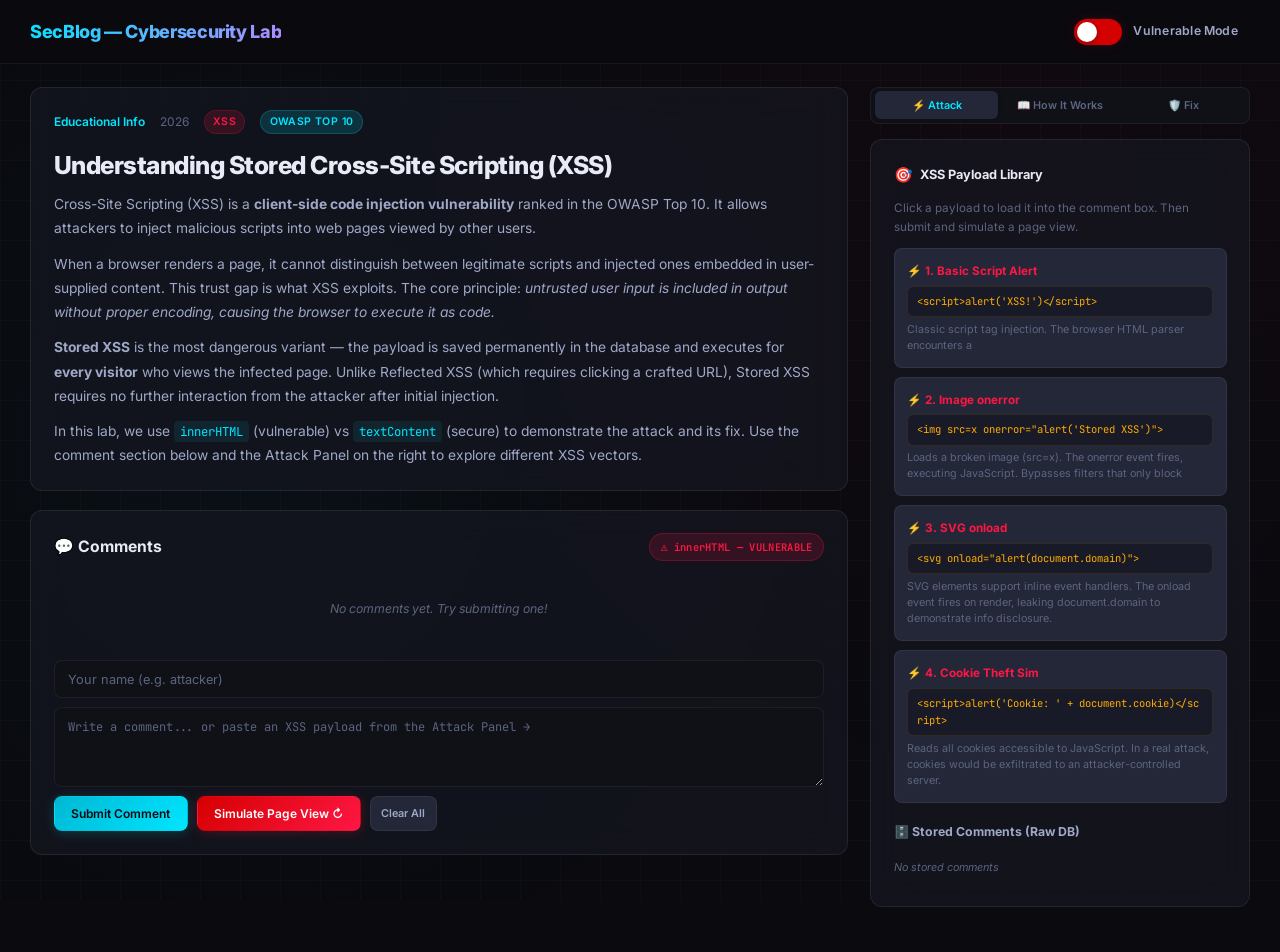
<file: xss-lab/index.html>
<!DOCTYPE html>
<html lang="en">

<head>
  <meta charset="UTF-8">
  <meta name="viewport" content="width=device-width, initial-scale=1.0">
  <meta name="description"
    content="SecBlog — Stored XSS Cybersecurity Lab. Learn about Cross-Site Scripting vulnerabilities through an interactive blog comment system.">
  <title>SecBlog — Stored XSS Lab</title>
  <link rel="stylesheet" href="css/style.css">
</head>

<body>

  <!-- ========== HEADER ========== -->
  <header class="site-header">
    <div class="site-logo">SecBlog <span>— Cybersecurity Lab</span></div>
    <div class="toggle-wrap" onclick="toggleMode()">
      <div class="toggle-track" id="toggle-track">
        <div class="toggle-dot" id="toggle-dot"></div>
      </div>
      <span class="toggle-label" id="toggle-label">Vulnerable Mode</span>
    </div>
  </header>

  <!-- ========== MAIN LAYOUT ========== -->
  <div class="layout">

    <!-- ===== LEFT COLUMN: Blog + Comments ===== -->
    <div class="main-col">

      <!-- Blog Post -->
      <article class="card" id="blog-post">
        <div class="blog-meta">
          <span class="author">Educational Info</span>
          <span>2026</span>
          <span class="blog-tag red">XSS</span>
          <span class="blog-tag">OWASP Top 10</span>
        </div>
        <h1 class="blog-title">Understanding Stored Cross-Site Scripting (XSS)</h1>
        <div class="blog-body">
          <p>Cross-Site Scripting (XSS) is a <strong>client-side code injection vulnerability</strong> ranked in the
            OWASP Top 10. It allows attackers to inject malicious scripts into web pages viewed by other users.</p>
          <p>When a browser renders a page, it cannot distinguish between legitimate scripts and injected ones embedded
            in user-supplied content. This trust gap is what XSS exploits. The core principle: <em>untrusted user input
              is included in output without proper encoding, causing the browser to execute it as code.</em></p>
          <p><strong>Stored XSS</strong> is the most dangerous variant — the payload is saved permanently in the
            database and executes for <strong>every visitor</strong> who views the infected page. Unlike Reflected XSS
            (which requires clicking a crafted URL), Stored XSS requires no further interaction from the attacker after
            initial injection.</p>
          <p>In this lab, we use <code>innerHTML</code> (vulnerable) vs <code>textContent</code> (secure) to demonstrate
            the attack and its fix. Use the comment section below and the Attack Panel on the right to explore different
            XSS vectors.</p>
        </div>
      </article>

      <!-- Comment Section -->
      <div class="card" id="comment-section">
        <div class="comment-header">
          <h3>💬 Comments</h3>
          <div class="vuln-badge vuln" id="vuln-indicator">⚠️ innerHTML — VULNERABLE</div>
        </div>

        <!-- Rendered comments go here -->
        <div id="comment-list" class="comment-list">
          <div class="comment-empty">No comments yet. Try submitting one!</div>
        </div>

        <!-- Comment form -->
        <div class="comment-form">
          <input type="text" id="author-input" placeholder="Your name (e.g. attacker)">
          <textarea id="comment-input"
            placeholder="Write a comment... or paste an XSS payload from the Attack Panel →"></textarea>
          <div class="form-actions">
            <button class="btn btn-primary" onclick="submitComment()">Submit Comment</button>
            <button class="btn btn-danger" onclick="simulatePageLoad()">Simulate Page View ↻</button>
            <button class="btn btn-secondary btn-sm" onclick="clearComments()">Clear All</button>
          </div>
        </div>
      </div>
    </div>

    <!-- ===== RIGHT COLUMN: Sidebar ===== -->
    <div class="side-col">

      <!-- Tab Bar -->
      <div class="tab-bar">
        <button class="tab-btn active" data-tab="attack" onclick="switchTab('attack')">⚡ Attack</button>
        <button class="tab-btn" data-tab="how" onclick="switchTab('how')">📖 How It Works</button>
        <button class="tab-btn" data-tab="fix" onclick="switchTab('fix')">🛡️ Fix</button>
      </div>

      <!-- Panel: Attack -->
      <div class="tab-panel active" id="panel-attack">
        <div class="card">
          <div class="section-title"><span class="icon">🎯</span> XSS Payload Library</div>
          <p style="font-size:.78rem;color:var(--text-muted);margin-bottom:.75rem;">Click a payload to load it into the
            comment box. Then submit and simulate a page view.</p>
          <div class="payload-list" id="payload-list">
            <!-- Built dynamically by ui.js -->
          </div>

          <div class="stored-section">
            <h4>🗄️ Stored Comments (Raw DB)</h4>
            <div class="stored-list" id="stored-list">
              <div class="stored-empty">No stored comments</div>
            </div>
          </div>
        </div>
      </div>

      <!-- Panel: How It Works -->
      <div class="tab-panel" id="panel-how">
        <div class="card">
          <div class="section-title"><span class="icon">📖</span> Attack Flow</div>
          <div class="step-list">
            <div class="step-item">
              <div class="step-num">1</div>
              <div class="step-text"><strong>Attacker submits</strong> a comment containing a malicious script payload
                (e.g. <code>&lt;img src=x onerror="alert()"&gt;</code>).</div>
            </div>
            <div class="step-item">
              <div class="step-num">2</div>
              <div class="step-text"><strong>Server stores</strong> the raw, unsanitized input in the database — no
                validation, no encoding.</div>
            </div>
            <div class="step-item">
              <div class="step-num">3</div>
              <div class="step-text"><strong>Victim visits</strong> the blog post. The server retrieves all comments
                from the database.</div>
            </div>
            <div class="step-item">
              <div class="step-num">4</div>
              <div class="step-text"><strong>Browser renders</strong> comments using <code>innerHTML</code>, which
                parses and executes any HTML/JS in the content.</div>
            </div>
            <div class="step-item">
              <div class="step-num">5</div>
              <div class="step-text"><strong>XSS fires!</strong> The injected script executes in the victim's browser
                context — stealing cookies, session tokens, or displaying fake content.</div>
            </div>
          </div>
        </div>
      </div>

      <!-- Panel: Fix -->
      <div class="tab-panel" id="panel-fix">
        <div class="card">
          <div class="section-title"><span class="icon">🔧</span> Vulnerable vs Secure Code</div>
          <div class="code-compare">
            <div class="code-block">
              <div class="code-block-header vuln-header">❌ Vulnerable</div>
              <pre><span class="hl-bad">bodyDiv.innerHTML = comment.body;</span>
<span style="color:var(--text-muted)">// User input parsed as HTML — scripts execute!</span></pre>
            </div>
            <div class="code-block">
              <div class="code-block-header safe-header">✅ Secure</div>
              <pre><span class="hl-good">bodyDiv.textContent = comment.body;</span>
<span style="color:var(--text-muted)">// Everything treated as plain text — safe!</span></pre>
            </div>
          </div>

          <div class="section-title" style="margin-top:1.25rem"><span class="icon">🛡️</span> Defense Mechanisms</div>
          <div class="defense-list" id="defense-list">
            <!-- Built dynamically by secure.js -->
          </div>
        </div>
      </div>

    </div><!-- /side-col -->
  </div><!-- /layout -->

  <!-- ========== ALERT MODAL ========== -->
  <div class="alert-overlay" id="alert-overlay">
    <div class="alert-modal">
      <div class="alert-icon">⚠️</div>
      <div class="alert-title">XSS Alert Triggered!</div>
      <div class="alert-msg" id="alert-msg"></div>
      <div class="alert-sub">This alert was triggered by a stored XSS payload injected via a blog comment. In a real
        attack, this could steal cookies, redirect users, or inject fake content.</div>
      <button class="btn btn-danger" onclick="closeAlert()">Dismiss</button>
    </div>
  </div>

  <!-- ========== SCRIPTS ========== -->
  <script src="js/payloads.js"></script>
  <script src="js/secure.js"></script>
  <script src="js/comments.js"></script>
  <script src="js/ui.js"></script>

</body>

</html>
</file>
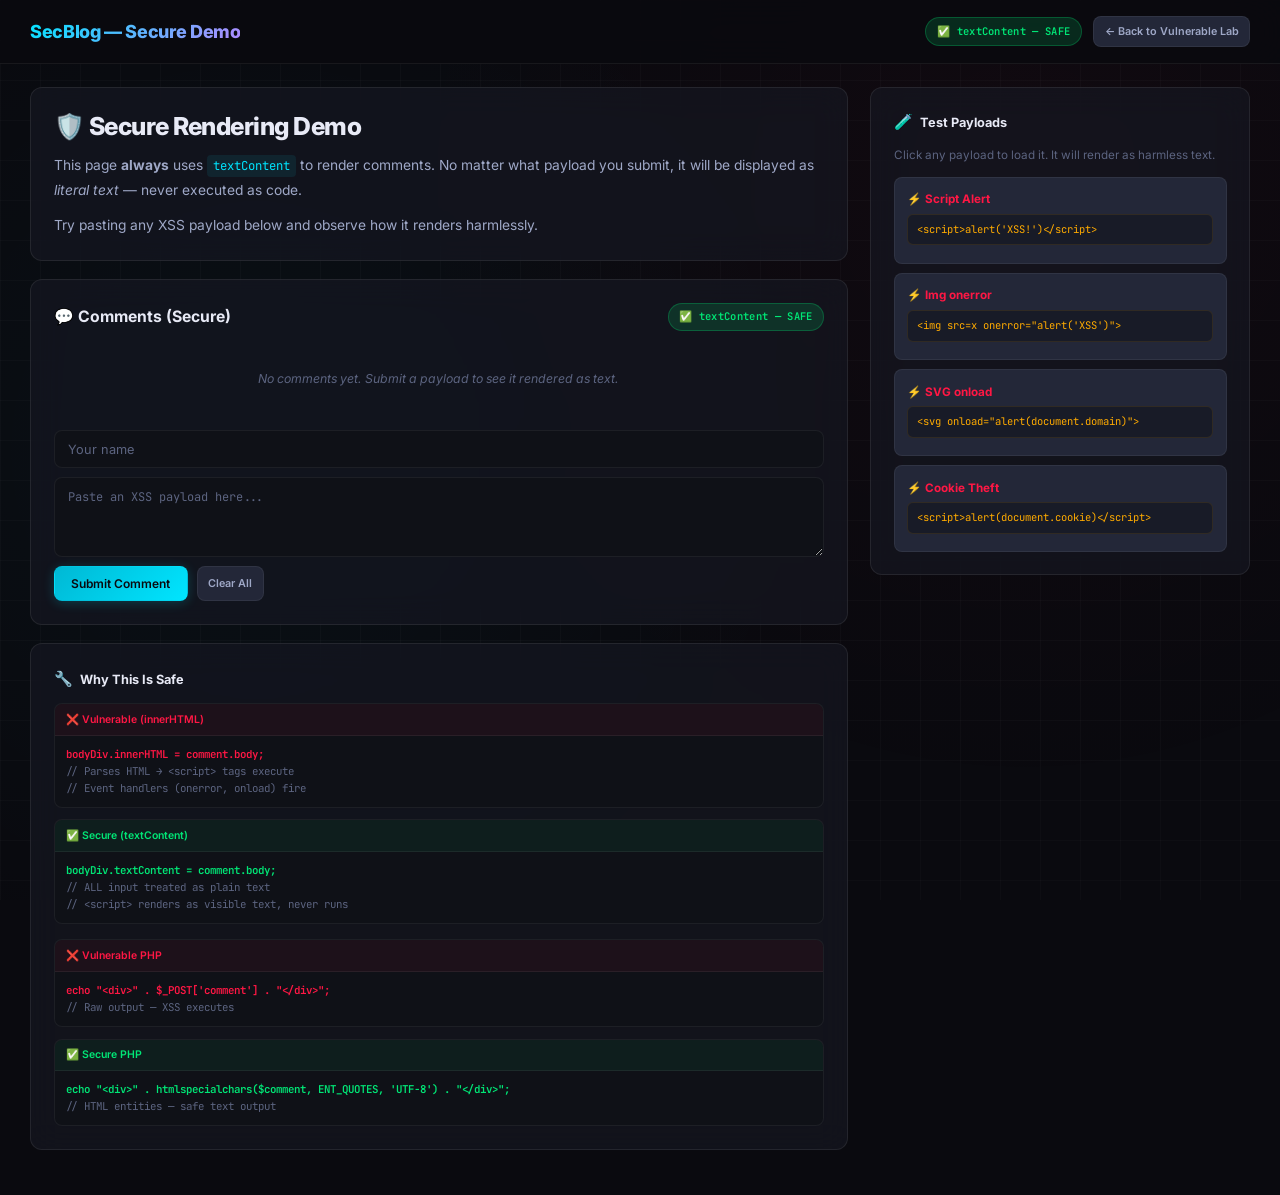
<file: xss-lab/secure/index.html>
<!DOCTYPE html>
<html lang="en">
<head>
  <meta charset="UTF-8">
  <meta name="viewport" content="width=device-width, initial-scale=1.0">
  <meta name="description" content="SecBlog — Secure version demonstrating XSS prevention with textContent and htmlspecialchars.">
  <title>SecBlog — Secure Mode Demo</title>
  <link rel="stylesheet" href="../css/style.css">
</head>
<body>

  <!-- HEADER -->
  <header class="site-header">
    <div class="site-logo">SecBlog <span>— Secure Demo</span></div>
    <div style="display:flex;align-items:center;gap:.75rem;">
      <div class="vuln-badge safe">✅ textContent — SAFE</div>
      <a href="../index.html" class="btn btn-secondary btn-sm" style="text-decoration:none;">← Back to Vulnerable Lab</a>
    </div>
  </header>

  <div class="layout">
    <!-- Main Column -->
    <div class="main-col">

      <article class="card">
        <h1 class="blog-title">🛡️ Secure Rendering Demo</h1>
        <div class="blog-body">
          <p>This page <strong>always</strong> uses <code>textContent</code> to render comments. No matter what payload you submit, it will be displayed as <em>literal text</em> — never executed as code.</p>
          <p>Try pasting any XSS payload below and observe how it renders harmlessly.</p>
        </div>
      </article>

      <!-- Comment Section — ALWAYS SECURE -->
      <div class="card">
        <div class="comment-header">
          <h3>💬 Comments (Secure)</h3>
          <div class="vuln-badge safe">✅ textContent — SAFE</div>
        </div>

        <div id="secure-comment-list" class="comment-list">
          <div class="comment-empty">No comments yet. Submit a payload to see it rendered as text.</div>
        </div>

        <div class="comment-form">
          <input type="text" id="secure-author" placeholder="Your name">
          <textarea id="secure-body" placeholder="Paste an XSS payload here..."></textarea>
          <div class="form-actions">
            <button class="btn btn-primary" onclick="submitSecure()">Submit Comment</button>
            <button class="btn btn-secondary btn-sm" onclick="clearSecure()">Clear All</button>
          </div>
        </div>
      </div>

      <!-- Side-by-side Comparison -->
      <div class="card">
        <div class="section-title"><span class="icon">🔧</span> Why This Is Safe</div>
        <div class="code-compare">
          <div class="code-block">
            <div class="code-block-header vuln-header">❌ Vulnerable (innerHTML)</div>
            <pre><span class="hl-bad">bodyDiv.innerHTML = comment.body;</span>
<span style="color:var(--text-muted)">// Parses HTML → &lt;script&gt; tags execute</span>
<span style="color:var(--text-muted)">// Event handlers (onerror, onload) fire</span></pre>
          </div>
          <div class="code-block">
            <div class="code-block-header safe-header">✅ Secure (textContent)</div>
            <pre><span class="hl-good">bodyDiv.textContent = comment.body;</span>
<span style="color:var(--text-muted)">// ALL input treated as plain text</span>
<span style="color:var(--text-muted)">// &lt;script&gt; renders as visible text, never runs</span></pre>
          </div>
        </div>

        <div class="code-compare" style="margin-top:1rem;">
          <div class="code-block">
            <div class="code-block-header vuln-header">❌ Vulnerable PHP</div>
            <pre><span class="hl-bad">echo "&lt;div&gt;" . $_POST['comment'] . "&lt;/div&gt;";</span>
<span style="color:var(--text-muted)">// Raw output — XSS executes</span></pre>
          </div>
          <div class="code-block">
            <div class="code-block-header safe-header">✅ Secure PHP</div>
            <pre><span class="hl-good">echo "&lt;div&gt;" . htmlspecialchars($comment, ENT_QUOTES, 'UTF-8') . "&lt;/div&gt;";</span>
<span style="color:var(--text-muted)">// HTML entities — safe text output</span></pre>
          </div>
        </div>
      </div>
    </div>

    <!-- Sidebar -->
    <div class="side-col">
      <div class="card">
        <div class="section-title"><span class="icon">🧪</span> Test Payloads</div>
        <p style="font-size:.78rem;color:var(--text-muted);margin-bottom:.75rem;">Click any payload to load it. It will render as harmless text.</p>
        <div class="payload-list" id="secure-payload-list"></div>
      </div>
    </div>
  </div>

  <script>
    // Payloads for testing
    const testPayloads = [
      { name: 'Script Alert', code: "<script>alert('XSS!')<\/script>" },
      { name: 'Img onerror', code: '<img src=x onerror="alert(\'XSS\')">' },
      { name: 'SVG onload', code: '<svg onload="alert(document.domain)">' },
      { name: 'Cookie Theft', code: "<script>alert(document.cookie)<\/script>" }
    ];

    let secureComments = [];

    // Build payload cards
    const pList = document.getElementById('secure-payload-list');
    testPayloads.forEach((p, i) => {
      const card = document.createElement('div');
      card.className = 'payload-card';
      card.onclick = () => {
        document.getElementById('secure-body').value = p.code;
        document.getElementById('secure-body').focus();
      };
      const codeDiv = document.createElement('div');
      codeDiv.className = 'payload-code';
      codeDiv.textContent = p.code;
      card.innerHTML = '<div class="payload-name">⚡ ' + p.name + '</div>';
      card.appendChild(codeDiv);
      pList.appendChild(card);
    });

    // Submit comment — ALWAYS SECURE
    function submitSecure() {
      const author = document.getElementById('secure-author').value.trim() || 'Anonymous';
      const body = document.getElementById('secure-body').value.trim();
      if (!body) return;

      secureComments.push({ author, body, ts: new Date().toLocaleTimeString() });
      document.getElementById('secure-body').value = '';
      renderSecure();
    }

    // Render — ALWAYS uses textContent
    function renderSecure() {
      const list = document.getElementById('secure-comment-list');
      list.innerHTML = '';

      if (secureComments.length === 0) {
        list.innerHTML = '<div class="comment-empty">No comments yet.</div>';
        return;
      }

      secureComments.forEach(c => {
        const item = document.createElement('div');
        item.className = 'comment-item safe-render';
        const authorDiv = document.createElement('div');
        authorDiv.className = 'comment-author';
        authorDiv.textContent = c.author + ' · ' + c.ts;
        const bodyDiv = document.createElement('div');
        bodyDiv.className = 'comment-body';
        bodyDiv.textContent = c.body; // ✅ ALWAYS textContent — safe!
        item.appendChild(authorDiv);
        item.appendChild(bodyDiv);
        list.appendChild(item);
      });
    }

    function clearSecure() {
      secureComments = [];
      renderSecure();
    }
  </script>
</body>
</html>
</file>
<file: xss-lab/css/style.css>
/* SecBlog — Cybersecurity Lab | Dark Theme */
@import url('https://fonts.googleapis.com/css2?family=Inter:wght@400;500;600;700;800&family=JetBrains+Mono:wght@400;500;600&display=swap');

:root {
  --bg-deepest: #0a0a0f;
  --bg-deep: #0f1117;
  --bg-surface: #161822;
  --bg-card: #1c1f2e;
  --bg-elevated: #232738;
  --cyan: #00e5ff;
  --cyan-dim: #00b8d4;
  --cyan-glow: rgba(0,229,255,0.15);
  --red: #ff1744;
  --red-dim: #d50000;
  --red-glow: rgba(255,23,68,0.15);
  --green: #00e676;
  --green-dim: #00c853;
  --green-glow: rgba(0,230,118,0.15);
  --amber: #ffab00;
  --purple: #b388ff;
  --text-primary: #e8eaf6;
  --text-secondary: #9fa8c7;
  --text-muted: #5c6480;
  --border: rgba(255,255,255,0.06);
  --border-hover: rgba(255,255,255,0.12);
  --glass-bg: rgba(22,24,34,0.7);
  --glass-border: rgba(255,255,255,0.08);
  --radius: 12px;
  --radius-sm: 8px;
  --radius-xs: 6px;
  --header-height: 64px;
  --ease: cubic-bezier(0.4,0,0.2,1);
  --dur: 0.3s;
}

*,*::before,*::after{margin:0;padding:0;box-sizing:border-box}
html{font-size:15px;scroll-behavior:smooth}
body{font-family:'Inter',sans-serif;background:var(--bg-deepest);color:var(--text-primary);line-height:1.65;min-height:100vh;overflow-x:hidden}
body::before{content:'';position:fixed;inset:0;background-image:radial-gradient(circle at 20% 50%,rgba(0,229,255,.03) 0%,transparent 50%),radial-gradient(circle at 80% 20%,rgba(255,23,68,.03) 0%,transparent 50%),linear-gradient(rgba(255,255,255,.02) 1px,transparent 1px),linear-gradient(90deg,rgba(255,255,255,.02) 1px,transparent 1px);background-size:100% 100%,100% 100%,40px 40px,40px 40px;pointer-events:none;z-index:0}

/* HEADER */
.site-header{position:sticky;top:0;z-index:100;display:flex;align-items:center;justify-content:space-between;height:var(--header-height);padding:0 2rem;background:rgba(10,10,15,.85);backdrop-filter:blur(20px) saturate(1.4);border-bottom:1px solid var(--border)}
.site-logo{font-size:1.2rem;font-weight:800;letter-spacing:-.02em;background:linear-gradient(135deg,var(--cyan),var(--purple));-webkit-background-clip:text;-webkit-text-fill-color:transparent;background-clip:text}
.toggle-wrap{display:flex;align-items:center;gap:.75rem;cursor:pointer;user-select:none;padding:.4rem .8rem;border-radius:50px;transition:background var(--dur) var(--ease)}
.toggle-wrap:hover{background:rgba(255,255,255,.04)}
.toggle-track{position:relative;width:48px;height:26px;background:var(--red-dim);border-radius:13px;transition:background var(--dur) var(--ease),box-shadow var(--dur) var(--ease);box-shadow:0 0 12px var(--red-glow)}
.toggle-track.safe{background:var(--green-dim);box-shadow:0 0 12px var(--green-glow)}
.toggle-dot{position:absolute;top:3px;left:3px;width:20px;height:20px;background:#fff;border-radius:50%;transition:transform var(--dur) var(--ease);box-shadow:0 2px 6px rgba(0,0,0,.3)}
.toggle-track.safe .toggle-dot{transform:translateX(22px)}
.toggle-label{font-size:.82rem;font-weight:600;letter-spacing:.02em;color:var(--text-secondary);transition:color var(--dur) var(--ease)}
.toggle-label.safe{color:var(--green)}

/* LAYOUT */
.layout{position:relative;z-index:1;display:grid;grid-template-columns:1fr 380px;gap:1.5rem;max-width:1280px;margin:0 auto;padding:1.5rem 2rem 3rem}

/* CARDS */
.card{background:var(--glass-bg);backdrop-filter:blur(16px) saturate(1.2);border:1px solid var(--glass-border);border-radius:var(--radius);padding:1.5rem;transition:border-color var(--dur) var(--ease)}
.card:hover{border-color:var(--border-hover)}
.card+.card{margin-top:1.25rem}

/* BLOG POST */
.blog-meta{display:flex;align-items:center;gap:1rem;margin-bottom:1rem;font-size:.8rem;color:var(--text-muted)}
.blog-meta .author{font-weight:600;color:var(--cyan)}
.blog-tag{display:inline-block;padding:.15rem .55rem;font-size:.7rem;font-weight:600;letter-spacing:.04em;text-transform:uppercase;border-radius:50px;background:var(--cyan-glow);color:var(--cyan);border:1px solid rgba(0,229,255,.2)}
.blog-tag.red{background:var(--red-glow);color:var(--red);border-color:rgba(255,23,68,.2)}
.blog-title{font-size:1.65rem;font-weight:800;letter-spacing:-.02em;line-height:1.3;margin-bottom:.75rem}
.blog-body{color:var(--text-secondary);font-size:.92rem;line-height:1.75}
.blog-body p+p{margin-top:.75rem}
.blog-body code{font-family:'JetBrains Mono',monospace;font-size:.82rem;background:rgba(0,229,255,.08);color:var(--cyan);padding:.15rem .4rem;border-radius:4px}

/* COMMENT SECTION */
.comment-header{display:flex;align-items:center;justify-content:space-between;margin-bottom:1rem}
.comment-header h3{font-size:1.05rem;font-weight:700}
.vuln-badge{display:inline-flex;align-items:center;gap:.4rem;padding:.3rem .7rem;font-family:'JetBrains Mono',monospace;font-size:.7rem;font-weight:600;letter-spacing:.03em;border-radius:50px;transition:all var(--dur) var(--ease)}
.vuln-badge.vuln{background:var(--red-glow);color:var(--red);border:1px solid rgba(255,23,68,.25);animation:pulse-red 2s ease-in-out infinite}
.vuln-badge.safe{background:var(--green-glow);color:var(--green);border:1px solid rgba(0,230,118,.25)}
@keyframes pulse-red{0%,100%{box-shadow:0 0 0 0 rgba(255,23,68,.3)}50%{box-shadow:0 0 0 6px rgba(255,23,68,0)}}
.comment-list{display:flex;flex-direction:column;gap:.75rem;margin-bottom:1.25rem;min-height:60px}
.comment-item{background:var(--bg-elevated);border:1px solid var(--border);border-radius:var(--radius-sm);padding:.85rem 1rem;animation:fadeSlideIn .35s var(--ease)}
.comment-item.payload{border-color:rgba(255,23,68,.2);background:rgba(255,23,68,.04)}
.comment-item.safe-render{border-color:rgba(0,230,118,.15)}
@keyframes fadeSlideIn{from{opacity:0;transform:translateY(8px)}to{opacity:1;transform:translateY(0)}}
.comment-author{font-size:.78rem;font-weight:600;color:var(--text-muted);margin-bottom:.35rem}
.comment-body{font-size:.88rem;color:var(--text-secondary);word-break:break-word;line-height:1.6}
.comment-empty{text-align:center;padding:1.5rem;color:var(--text-muted);font-size:.82rem;font-style:italic}

/* COMMENT FORM */
.comment-form{display:flex;flex-direction:column;gap:.6rem}
.comment-form input,.comment-form textarea{width:100%;padding:.7rem .9rem;background:var(--bg-deep);border:1px solid var(--border);border-radius:var(--radius-sm);color:var(--text-primary);font-family:'Inter',sans-serif;font-size:.85rem;outline:none;transition:border-color var(--dur) var(--ease),box-shadow var(--dur) var(--ease)}
.comment-form input::placeholder,.comment-form textarea::placeholder{color:var(--text-muted)}
.comment-form input:focus,.comment-form textarea:focus{border-color:var(--cyan-dim);box-shadow:0 0 0 3px var(--cyan-glow)}
.comment-form textarea{min-height:80px;resize:vertical;font-family:'JetBrains Mono',monospace;font-size:.8rem}
.form-actions{display:flex;gap:.6rem}

/* BUTTONS */
.btn{display:inline-flex;align-items:center;justify-content:center;gap:.4rem;padding:.6rem 1.1rem;font-family:'Inter',sans-serif;font-size:.8rem;font-weight:600;border:1px solid transparent;border-radius:var(--radius-sm);cursor:pointer;transition:all var(--dur) var(--ease);outline:none}
.btn-primary{background:linear-gradient(135deg,var(--cyan-dim),var(--cyan));color:#0a0a0f;box-shadow:0 2px 12px rgba(0,229,255,.2)}
.btn-primary:hover{box-shadow:0 4px 20px rgba(0,229,255,.35);transform:translateY(-1px)}
.btn-secondary{background:var(--bg-elevated);color:var(--text-secondary);border-color:var(--border)}
.btn-secondary:hover{background:var(--bg-card);border-color:var(--border-hover);color:var(--text-primary)}
.btn-danger{background:linear-gradient(135deg,var(--red-dim),var(--red));color:#fff;box-shadow:0 2px 12px rgba(255,23,68,.2)}
.btn-danger:hover{box-shadow:0 4px 20px rgba(255,23,68,.35);transform:translateY(-1px)}
.btn-sm{padding:.4rem .7rem;font-size:.72rem}

/* SIDEBAR TABS */
.side-col{position:sticky;top:calc(var(--header-height) + 1.5rem);align-self:start}
.tab-bar{display:flex;gap:0;margin-bottom:1rem;background:var(--bg-deep);border-radius:var(--radius-sm);padding:.25rem;border:1px solid var(--border)}
.tab-btn{flex:1;padding:.5rem .6rem;font-family:'Inter',sans-serif;font-size:.72rem;font-weight:600;color:var(--text-muted);background:transparent;border:none;border-radius:var(--radius-xs);cursor:pointer;transition:all var(--dur) var(--ease)}
.tab-btn:hover{color:var(--text-secondary)}
.tab-btn.active{background:var(--bg-elevated);color:var(--cyan);box-shadow:0 1px 4px rgba(0,0,0,.2)}
.tab-panel{display:none;animation:fadeIn .3s var(--ease)}
.tab-panel.active{display:block}
@keyframes fadeIn{from{opacity:0}to{opacity:1}}

/* ATTACK PANEL */
.payload-list{display:flex;flex-direction:column;gap:.6rem}
.payload-card{background:var(--bg-elevated);border:1px solid var(--border);border-radius:var(--radius-sm);padding:.85rem;cursor:pointer;transition:all var(--dur) var(--ease)}
.payload-card:hover{border-color:var(--red);background:rgba(255,23,68,.04);transform:translateX(4px)}
.payload-card .payload-name{font-size:.78rem;font-weight:700;color:var(--red);margin-bottom:.3rem;display:flex;align-items:center;gap:.4rem}
.payload-card .payload-code{font-family:'JetBrains Mono',monospace;font-size:.7rem;color:var(--amber);background:rgba(0,0,0,.3);padding:.4rem .6rem;border-radius:var(--radius-xs);word-break:break-all;margin-bottom:.3rem;border:1px solid rgba(255,171,0,.1)}
.payload-card .payload-desc{font-size:.72rem;color:var(--text-muted);line-height:1.5}

/* STORED DISPLAY */
.stored-section{margin-top:1.25rem}
.stored-section h4{font-size:.82rem;font-weight:700;color:var(--text-secondary);margin-bottom:.6rem;display:flex;align-items:center;gap:.4rem}
.stored-list{display:flex;flex-direction:column;gap:.4rem;max-height:200px;overflow-y:auto}
.stored-item{font-family:'JetBrains Mono',monospace;font-size:.68rem;color:var(--text-muted);background:rgba(0,0,0,.25);padding:.4rem .6rem;border-radius:var(--radius-xs);border-left:3px solid var(--red-dim);word-break:break-all}
.stored-item.safe-item{border-left-color:var(--green-dim)}
.stored-empty{font-size:.72rem;color:var(--text-muted);font-style:italic;padding:.5rem 0}

/* HOW IT WORKS */
.step-list{display:flex;flex-direction:column;gap:.75rem}
.step-item{display:flex;gap:.75rem;align-items:flex-start}
.step-num{flex-shrink:0;width:28px;height:28px;display:flex;align-items:center;justify-content:center;background:var(--cyan-glow);color:var(--cyan);font-size:.72rem;font-weight:700;border-radius:50%;border:1px solid rgba(0,229,255,.2)}
.step-text{font-size:.8rem;color:var(--text-secondary);line-height:1.55;padding-top:.15rem}
.step-text strong{color:var(--text-primary)}

/* FIX PANEL */
.code-compare{display:flex;flex-direction:column;gap:.75rem}
.code-block{background:var(--bg-deep);border:1px solid var(--border);border-radius:var(--radius-sm);overflow:hidden}
.code-block-header{display:flex;align-items:center;justify-content:space-between;padding:.45rem .75rem;font-size:.7rem;font-weight:600;border-bottom:1px solid var(--border)}
.code-block-header.vuln-header{background:rgba(255,23,68,.06);color:var(--red)}
.code-block-header.safe-header{background:rgba(0,230,118,.06);color:var(--green)}
.code-block pre{padding:.65rem .75rem;font-family:'JetBrains Mono',monospace;font-size:.72rem;line-height:1.6;color:var(--text-secondary);overflow-x:auto;margin:0}
.hl-bad{color:var(--red);font-weight:600}
.hl-good{color:var(--green);font-weight:600}
.defense-list{margin-top:1rem;display:flex;flex-direction:column;gap:.5rem}
.defense-item{display:flex;align-items:flex-start;gap:.5rem;font-size:.78rem;color:var(--text-secondary);line-height:1.5}
.defense-icon{flex-shrink:0;width:20px;height:20px;display:flex;align-items:center;justify-content:center;font-size:.7rem;background:var(--green-glow);color:var(--green);border-radius:4px;margin-top:.1rem}

/* ALERT MODAL */
.alert-overlay{position:fixed;inset:0;z-index:1000;display:none;align-items:center;justify-content:center;background:rgba(0,0,0,.7);backdrop-filter:blur(8px)}
.alert-overlay.show{display:flex}
.alert-modal{background:var(--bg-card);border:1px solid var(--red);border-radius:var(--radius);padding:2rem;max-width:420px;width:90%;text-align:center;box-shadow:0 0 40px rgba(255,23,68,.15),0 20px 60px rgba(0,0,0,.5);animation:alertBounce .4s var(--ease)}
@keyframes alertBounce{0%{opacity:0;transform:scale(.85) translateY(20px)}50%{transform:scale(1.02)}100%{opacity:1;transform:scale(1) translateY(0)}}
.alert-icon{width:56px;height:56px;margin:0 auto 1rem;display:flex;align-items:center;justify-content:center;background:var(--red-glow);border-radius:50%;font-size:1.5rem;border:2px solid rgba(255,23,68,.3);animation:pulse-red 1.5s ease-in-out infinite}
.alert-title{font-size:1.1rem;font-weight:700;color:var(--red);margin-bottom:.5rem}
.alert-msg{font-family:'JetBrains Mono',monospace;font-size:1rem;color:var(--amber);background:rgba(0,0,0,.3);padding:.65rem 1rem;border-radius:var(--radius-sm);margin-bottom:1rem;border:1px solid rgba(255,171,0,.15);word-break:break-all}
.alert-sub{font-size:.75rem;color:var(--text-muted);margin-bottom:1.25rem;line-height:1.5}
.section-title{font-size:.85rem;font-weight:700;color:var(--text-primary);margin-bottom:.75rem;display:flex;align-items:center;gap:.5rem}
.section-title .icon{font-size:1rem}

/* SCROLLBAR */
::-webkit-scrollbar{width:6px;height:6px}
::-webkit-scrollbar-track{background:transparent}
::-webkit-scrollbar-thumb{background:var(--bg-elevated);border-radius:3px}
::-webkit-scrollbar-thumb:hover{background:var(--text-muted)}

/* RESPONSIVE */
@media(max-width:900px){.layout{grid-template-columns:1fr;padding:1rem}.side-col{position:static}.site-header{padding:0 1rem}}
@media(max-width:480px){html{font-size:14px}.blog-title{font-size:1.3rem}.form-actions{flex-direction:column}.alert-modal{padding:1.5rem}}
</file>
